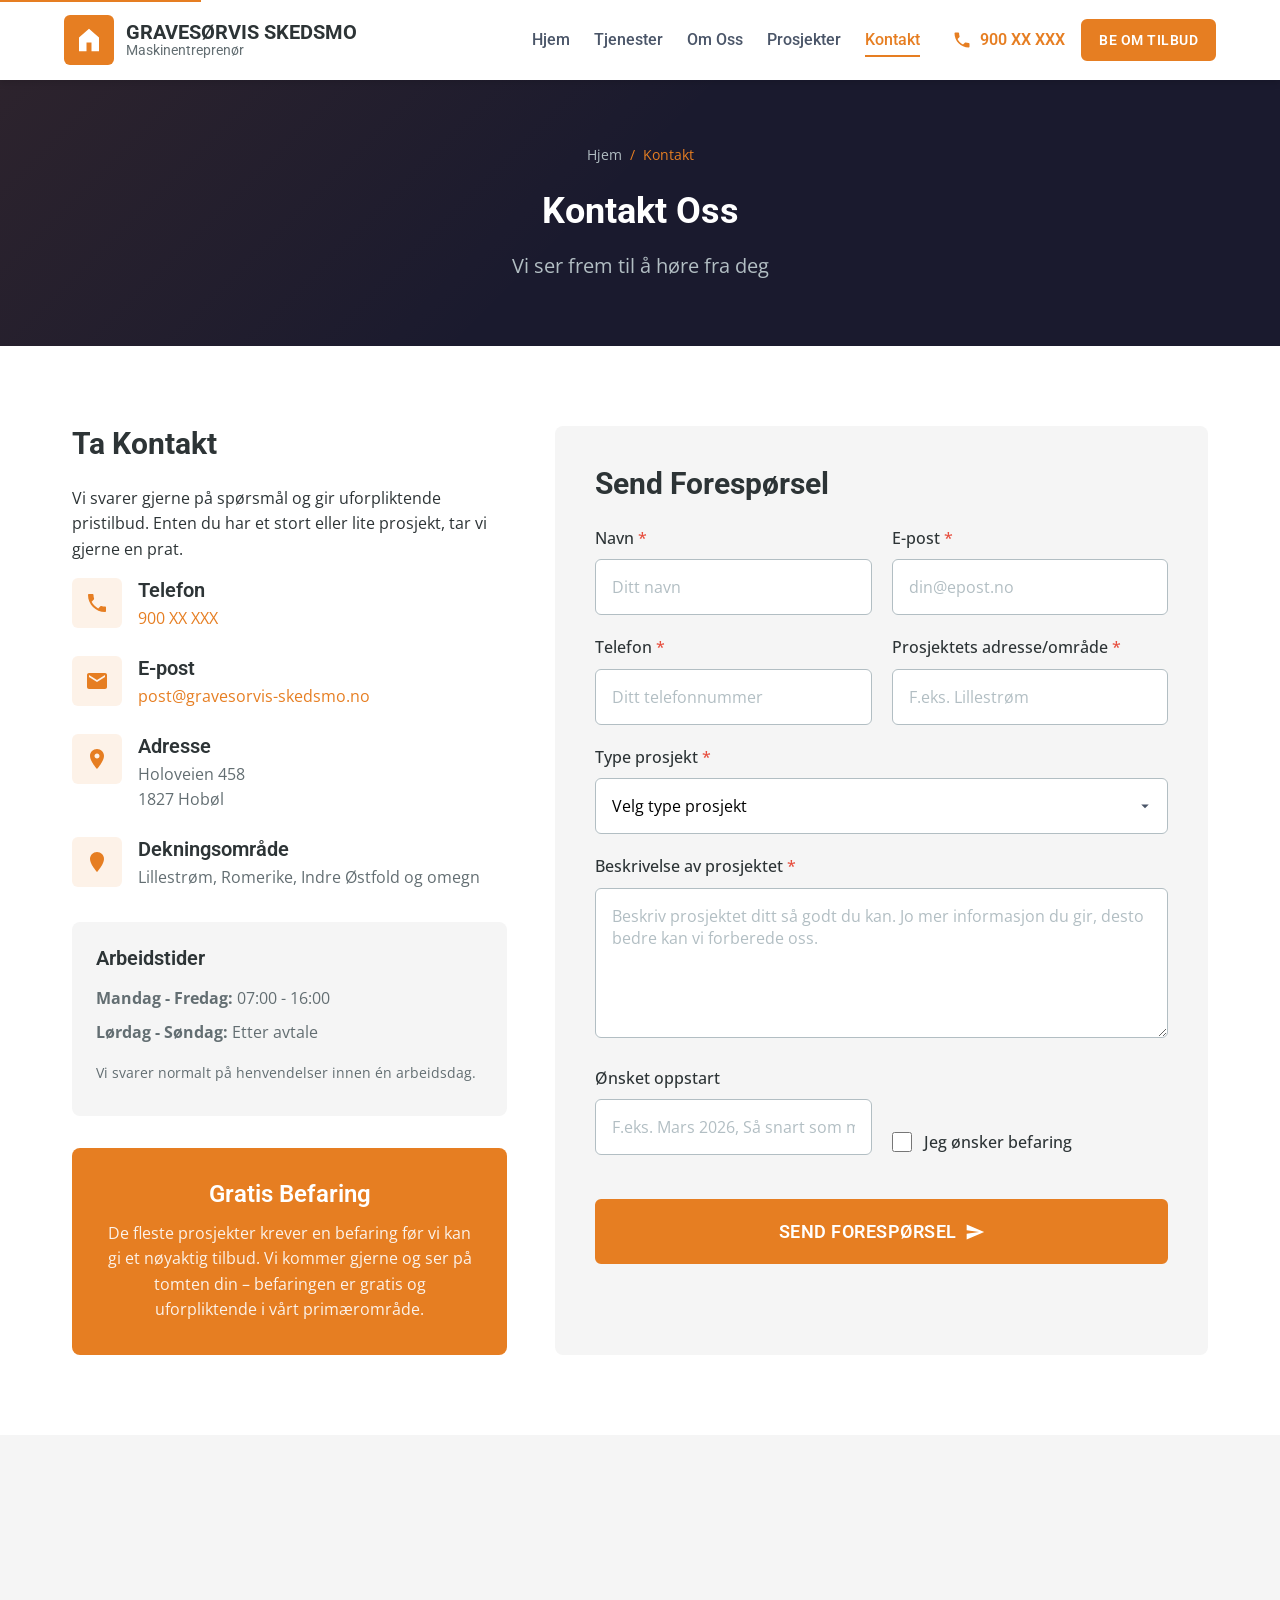
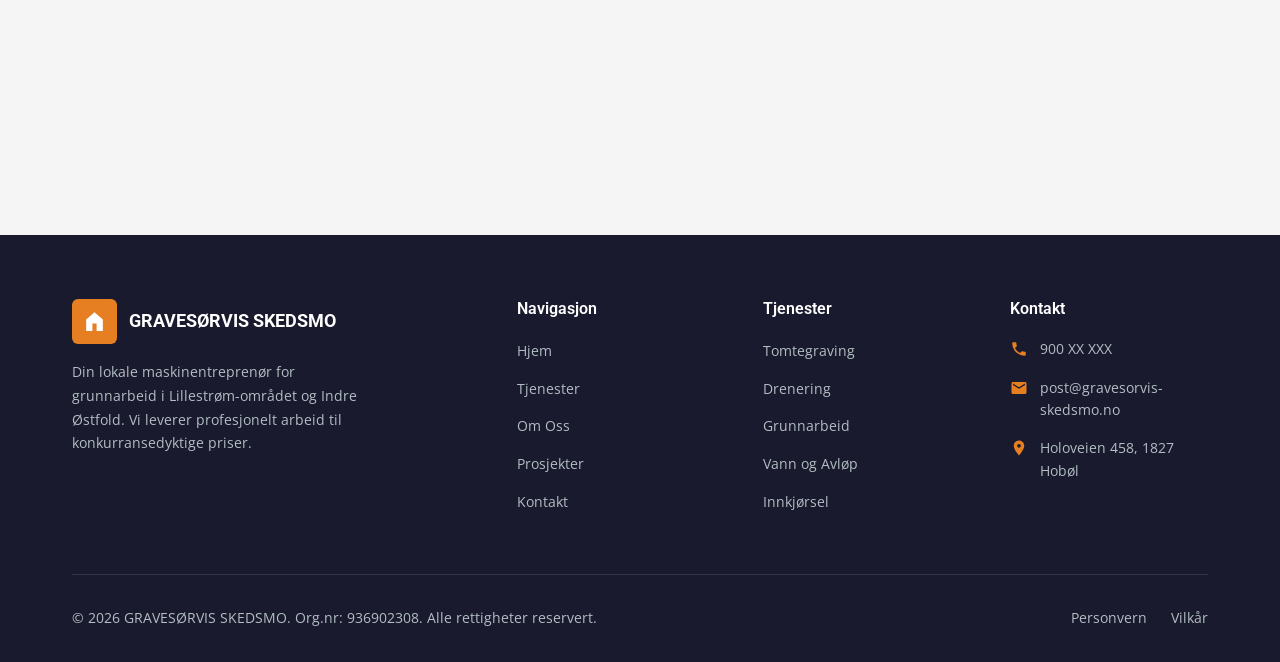
<file: kontakt.html>
<!DOCTYPE html>
<html lang="nb">
<head>
    <meta charset="UTF-8">
    <meta name="viewport" content="width=device-width, initial-scale=1.0">
    <meta http-equiv="X-UA-Compatible" content="IE=edge">

    <!-- SEO Meta Tags -->
    <title>Kontakt | Gratis Tilbud på Grunnarbeid | GRAVESØRVIS SKEDSMO</title>
    <meta name="description" content="Kontakt GRAVESØRVIS SKEDSMO for grunnarbeid i Lillestrøm, Romerike og Indre Østfold. Gratis befaring og uforpliktende tilbud.">
    <meta name="keywords" content="kontakt graveentreprenør, tilbud grunnarbeid, befaring lillestrøm, maskinentreprenør kontakt">
    <meta name="author" content="GRAVESØRVIS SKEDSMO">
    <meta name="robots" content="index, follow">

    <!-- Favicon -->
    <link rel="icon" type="image/svg+xml" href="data:image/svg+xml,%3Csvg xmlns='http://www.w3.org/2000/svg' viewBox='0 0 100 100'%3E%3Crect fill='%23E67E22' width='100' height='100' rx='12'/%3E%3Cpath fill='%23fff' d='M25 70V45l15-15h20l15 15v25H60V55H40v15z'/%3E%3C/svg%3E">

    <!-- Google Fonts -->
    <link rel="preconnect" href="https://fonts.googleapis.com">
    <link rel="preconnect" href="https://fonts.gstatic.com" crossorigin>
    <link href="https://fonts.googleapis.com/css2?family=Open+Sans:wght@400;500;600&family=Roboto:wght@400;500;600;700&display=swap" rel="stylesheet">

    <!-- Stylesheets -->
    <link rel="stylesheet" href="css/style.css">
    <link rel="stylesheet" href="css/responsive.css">
</head>
<body>
    <!-- Skip Link for Accessibility -->
    <a href="#main-content" class="skip-link">Hopp til hovedinnhold</a>

    <!-- Header -->
    <header class="header">
        <div class="header-container">
            <a href="index.html" class="logo">
                <div class="logo-icon">
                    <svg xmlns="http://www.w3.org/2000/svg" viewBox="0 0 24 24" fill="currentColor">
                        <path d="M4 21V10L12 3L20 10V21H14V14H10V21H4Z"/>
                    </svg>
                </div>
                <div class="logo-text">
                    GRAVESØRVIS SKEDSMO
                    <span>Maskinentreprenør</span>
                </div>
            </a>

            <nav class="nav-main">
                <ul class="nav-links">
                    <li><a href="index.html" class="nav-link">Hjem</a></li>
                    <li><a href="tjenester.html" class="nav-link">Tjenester</a></li>
                    <li><a href="om-oss.html" class="nav-link">Om Oss</a></li>
                    <li><a href="prosjekter.html" class="nav-link">Prosjekter</a></li>
                    <li><a href="kontakt.html" class="nav-link active">Kontakt</a></li>
                </ul>

                <div class="nav-cta">
                    <a href="tel:+47900XXXXX" class="nav-phone">
                        <svg xmlns="http://www.w3.org/2000/svg" viewBox="0 0 24 24" fill="currentColor">
                            <path d="M6.62 10.79c1.44 2.83 3.76 5.14 6.59 6.59l2.2-2.2c.27-.27.67-.36 1.02-.24 1.12.37 2.33.57 3.57.57.55 0 1 .45 1 1V20c0 .55-.45 1-1 1-9.39 0-17-7.61-17-17 0-.55.45-1 1-1h3.5c.55 0 1 .45 1 1 0 1.25.2 2.45.57 3.57.11.35.03.74-.25 1.02l-2.2 2.2z"/>
                        </svg>
                        900 XX XXX
                    </a>
                    <a href="kontakt.html" class="btn btn-primary btn-sm">Be Om Tilbud</a>
                </div>

                <button class="menu-toggle" aria-label="Meny">
                    <span></span>
                    <span></span>
                    <span></span>
                </button>
            </nav>
        </div>
    </header>

    <!-- Main Content -->
    <main id="main-content">
        <!-- Page Header -->
        <section class="page-header">
            <div class="container">
                <div class="page-header-content">
                    <nav class="breadcrumb">
                        <a href="index.html">Hjem</a>
                        <span>/</span>
                        <span>Kontakt</span>
                    </nav>
                    <h1>Kontakt Oss</h1>
                    <p>Vi ser frem til å høre fra deg</p>
                </div>
            </div>
        </section>

        <!-- Contact Section -->
        <section class="contact-section section">
            <div class="container">
                <div class="contact-grid">
                    <!-- Contact Info -->
                    <div class="contact-info">
                        <h2>Ta Kontakt</h2>
                        <p>Vi svarer gjerne på spørsmål og gir uforpliktende pristilbud. Enten du har et stort eller lite prosjekt, tar vi gjerne en prat.</p>

                        <div class="contact-details">
                            <div class="contact-item">
                                <div class="contact-item-icon">
                                    <svg xmlns="http://www.w3.org/2000/svg" viewBox="0 0 24 24" fill="currentColor">
                                        <path d="M6.62 10.79c1.44 2.83 3.76 5.14 6.59 6.59l2.2-2.2c.27-.27.67-.36 1.02-.24 1.12.37 2.33.57 3.57.57.55 0 1 .45 1 1V20c0 .55-.45 1-1 1-9.39 0-17-7.61-17-17 0-.55.45-1 1-1h3.5c.55 0 1 .45 1 1 0 1.25.2 2.45.57 3.57.11.35.03.74-.25 1.02l-2.2 2.2z"/>
                                    </svg>
                                </div>
                                <div class="contact-item-content">
                                    <h4>Telefon</h4>
                                    <p><a href="tel:+47900XXXXX">900 XX XXX</a></p>
                                </div>
                            </div>

                            <div class="contact-item">
                                <div class="contact-item-icon">
                                    <svg xmlns="http://www.w3.org/2000/svg" viewBox="0 0 24 24" fill="currentColor">
                                        <path d="M20 4H4c-1.1 0-1.99.9-1.99 2L2 18c0 1.1.9 2 2 2h16c1.1 0 2-.9 2-2V6c0-1.1-.9-2-2-2zm0 4l-8 5-8-5V6l8 5 8-5v2z"/>
                                    </svg>
                                </div>
                                <div class="contact-item-content">
                                    <h4>E-post</h4>
                                    <p><a href="mailto:post@gravesorvis-skedsmo.no">post@gravesorvis-skedsmo.no</a></p>
                                </div>
                            </div>

                            <div class="contact-item">
                                <div class="contact-item-icon">
                                    <svg xmlns="http://www.w3.org/2000/svg" viewBox="0 0 24 24" fill="currentColor">
                                        <path d="M12 2C8.13 2 5 5.13 5 9c0 5.25 7 13 7 13s7-7.75 7-13c0-3.87-3.13-7-7-7zm0 9.5c-1.38 0-2.5-1.12-2.5-2.5s1.12-2.5 2.5-2.5 2.5 1.12 2.5 2.5-1.12 2.5-2.5 2.5z"/>
                                    </svg>
                                </div>
                                <div class="contact-item-content">
                                    <h4>Adresse</h4>
                                    <p>Holoveien 458<br>1827 Hobøl</p>
                                </div>
                            </div>

                            <div class="contact-item">
                                <div class="contact-item-icon">
                                    <svg xmlns="http://www.w3.org/2000/svg" viewBox="0 0 24 24" fill="currentColor">
                                        <path d="M12 2C8.13 2 5 5.13 5 9c0 5.25 7 13 7 13s7-7.75 7-13c0-3.87-3.13-7-7-7z"/>
                                    </svg>
                                </div>
                                <div class="contact-item-content">
                                    <h4>Dekningsområde</h4>
                                    <p>Lillestrøm, Romerike, Indre Østfold og omegn</p>
                                </div>
                            </div>
                        </div>

                        <div class="contact-hours">
                            <h4>Arbeidstider</h4>
                            <p><strong>Mandag - Fredag:</strong> 07:00 - 16:00</p>
                            <p><strong>Lørdag - Søndag:</strong> Etter avtale</p>
                            <p style="margin-top: var(--space-4); font-size: var(--text-sm);">Vi svarer normalt på henvendelser innen én arbeidsdag.</p>
                        </div>

                        <div class="free-inspection">
                            <h3>Gratis Befaring</h3>
                            <p>De fleste prosjekter krever en befaring før vi kan gi et nøyaktig tilbud. Vi kommer gjerne og ser på tomten din – befaringen er gratis og uforpliktende i vårt primærområde.</p>
                        </div>
                    </div>

                    <!-- Contact Form -->
                    <div class="contact-form-wrapper">
                        <h2>Send Forespørsel</h2>

                        <form id="contact-form">
                            <div class="form-row">
                                <div class="form-group">
                                    <label for="name">Navn <span class="required">*</span></label>
                                    <input type="text" id="name" name="name" class="form-control" placeholder="Ditt navn" required>
                                </div>

                                <div class="form-group">
                                    <label for="email">E-post <span class="required">*</span></label>
                                    <input type="email" id="email" name="email" class="form-control" placeholder="din@epost.no" required>
                                </div>
                            </div>

                            <div class="form-row">
                                <div class="form-group">
                                    <label for="phone">Telefon <span class="required">*</span></label>
                                    <input type="tel" id="phone" name="phone" class="form-control" placeholder="Ditt telefonnummer" required>
                                </div>

                                <div class="form-group">
                                    <label for="location">Prosjektets adresse/område <span class="required">*</span></label>
                                    <input type="text" id="location" name="location" class="form-control" placeholder="F.eks. Lillestrøm" required>
                                </div>
                            </div>

                            <div class="form-group">
                                <label for="projectType">Type prosjekt <span class="required">*</span></label>
                                <select id="projectType" name="projectType" class="form-control" required>
                                    <option value="">Velg type prosjekt</option>
                                    <option value="tomtegraving">Tomtegraving/utgraving</option>
                                    <option value="grunnarbeid">Grunnarbeid/planering</option>
                                    <option value="drenering">Drenering</option>
                                    <option value="va">Vann og avløp (VA)</option>
                                    <option value="innkjorsel">Innkjørsel/parkering</option>
                                    <option value="garasje">Garasje grunnarbeid</option>
                                    <option value="stottemur">Støttemur/terreng</option>
                                    <option value="vinterservice">Vinterservice</option>
                                    <option value="annet">Annet</option>
                                </select>
                            </div>

                            <div class="form-group">
                                <label for="description">Beskrivelse av prosjektet <span class="required">*</span></label>
                                <textarea id="description" name="description" class="form-control" placeholder="Beskriv prosjektet ditt så godt du kan. Jo mer informasjon du gir, desto bedre kan vi forberede oss." required></textarea>
                            </div>

                            <div class="form-row">
                                <div class="form-group">
                                    <label for="desiredStart">Ønsket oppstart</label>
                                    <input type="text" id="desiredStart" name="desiredStart" class="form-control" placeholder="F.eks. Mars 2026, Så snart som mulig">
                                </div>

                                <div class="form-group" style="display: flex; align-items: flex-end;">
                                    <div class="form-checkbox">
                                        <input type="checkbox" id="siteVisit" name="siteVisit">
                                        <label for="siteVisit">Jeg ønsker befaring</label>
                                    </div>
                                </div>
                            </div>

                            <div class="form-submit">
                                <button type="submit" class="btn btn-primary btn-lg" style="width: 100%;">
                                    <span>Send Forespørsel</span>
                                    <svg xmlns="http://www.w3.org/2000/svg" width="20" height="20" viewBox="0 0 24 24" fill="currentColor">
                                        <path d="M2.01 21L23 12 2.01 3 2 10l15 2-15 2z"/>
                                    </svg>
                                </button>
                            </div>
                        </form>

                        <!-- Success Message -->
                        <div class="form-success">
                            <svg xmlns="http://www.w3.org/2000/svg" width="48" height="48" viewBox="0 0 24 24" fill="#27AE60">
                                <path d="M12 2C6.48 2 2 6.48 2 12s4.48 10 10 10 10-4.48 10-10S17.52 2 12 2zm-2 15l-5-5 1.41-1.41L10 14.17l7.59-7.59L19 8l-9 9z"/>
                            </svg>
                            <h3>Takk for din henvendelse!</h3>
                            <p>Vi har mottatt forespørselen din og vil kontakte deg så snart som mulig, vanligvis innen én arbeidsdag.</p>
                            <p style="margin-top: var(--space-4);"><strong>Haster det?</strong> Ring oss direkte på <a href="tel:+47900XXXXX" style="color: var(--color-primary);">900 XX XXX</a></p>
                        </div>
                    </div>
                </div>
            </div>
        </section>

        <!-- Map Section -->
        <section class="map-section">
            <iframe
                src="https://www.google.com/maps/embed?pb=!1m18!1m12!1m3!1d128413.09!2d10.9!3d59.7!2m3!1f0!2f0!3f0!3m2!1i1024!2i768!4f13.1!3m3!1m2!1s0x46414b8ba7e3c3d5%3A0x0!2sHob%C3%B8l%2C%20Norway!5e0!3m2!1sen!2sno!4v1706000000000!5m2!1sen!2sno"
                allowfullscreen=""
                loading="lazy"
                referrerpolicy="no-referrer-when-downgrade"
                title="Kart over vårt dekningsområde">
            </iframe>
        </section>
    </main>

    <!-- Footer -->
    <footer class="footer">
        <div class="container">
            <div class="footer-grid">
                <div class="footer-brand">
                    <div class="footer-logo">
                        <div class="footer-logo-icon">
                            <svg xmlns="http://www.w3.org/2000/svg" viewBox="0 0 24 24" fill="currentColor">
                                <path d="M4 21V10L12 3L20 10V21H14V14H10V21H4Z"/>
                            </svg>
                        </div>
                        <div class="footer-logo-text">GRAVESØRVIS SKEDSMO</div>
                    </div>
                    <p>Din lokale maskinentreprenør for grunnarbeid i Lillestrøm-området og Indre Østfold. Vi leverer profesjonelt arbeid til konkurransedyktige priser.</p>
                </div>

                <div class="footer-nav">
                    <h4>Navigasjon</h4>
                    <ul class="footer-links">
                        <li><a href="index.html">Hjem</a></li>
                        <li><a href="tjenester.html">Tjenester</a></li>
                        <li><a href="om-oss.html">Om Oss</a></li>
                        <li><a href="prosjekter.html">Prosjekter</a></li>
                        <li><a href="kontakt.html">Kontakt</a></li>
                    </ul>
                </div>

                <div class="footer-services">
                    <h4>Tjenester</h4>
                    <ul class="footer-links">
                        <li><a href="tjenester.html#tomtegraving">Tomtegraving</a></li>
                        <li><a href="tjenester.html#drenering">Drenering</a></li>
                        <li><a href="tjenester.html#grunnarbeid">Grunnarbeid</a></li>
                        <li><a href="tjenester.html#va">Vann og Avløp</a></li>
                        <li><a href="tjenester.html#innkjorsel">Innkjørsel</a></li>
                    </ul>
                </div>

                <div class="footer-contact">
                    <h4>Kontakt</h4>
                    <div class="footer-contact-item">
                        <svg xmlns="http://www.w3.org/2000/svg" viewBox="0 0 24 24" fill="currentColor">
                            <path d="M6.62 10.79c1.44 2.83 3.76 5.14 6.59 6.59l2.2-2.2c.27-.27.67-.36 1.02-.24 1.12.37 2.33.57 3.57.57.55 0 1 .45 1 1V20c0 .55-.45 1-1 1-9.39 0-17-7.61-17-17 0-.55.45-1 1-1h3.5c.55 0 1 .45 1 1 0 1.25.2 2.45.57 3.57.11.35.03.74-.25 1.02l-2.2 2.2z"/>
                        </svg>
                        <span>900 XX XXX</span>
                    </div>
                    <div class="footer-contact-item">
                        <svg xmlns="http://www.w3.org/2000/svg" viewBox="0 0 24 24" fill="currentColor">
                            <path d="M20 4H4c-1.1 0-1.99.9-1.99 2L2 18c0 1.1.9 2 2 2h16c1.1 0 2-.9 2-2V6c0-1.1-.9-2-2-2zm0 4l-8 5-8-5V6l8 5 8-5v2z"/>
                        </svg>
                        <span>post@gravesorvis-skedsmo.no</span>
                    </div>
                    <div class="footer-contact-item">
                        <svg xmlns="http://www.w3.org/2000/svg" viewBox="0 0 24 24" fill="currentColor">
                            <path d="M12 2C8.13 2 5 5.13 5 9c0 5.25 7 13 7 13s7-7.75 7-13c0-3.87-3.13-7-7-7zm0 9.5c-1.38 0-2.5-1.12-2.5-2.5s1.12-2.5 2.5-2.5 2.5 1.12 2.5 2.5-1.12 2.5-2.5 2.5z"/>
                        </svg>
                        <span>Holoveien 458, 1827 Hobøl</span>
                    </div>
                </div>
            </div>

            <div class="footer-bottom">
                <p>&copy; 2026 GRAVESØRVIS SKEDSMO. Org.nr: 936902308. Alle rettigheter reservert.</p>
                <div class="footer-legal">
                    <a href="#">Personvern</a>
                    <a href="#">Vilkår</a>
                </div>
            </div>
        </div>
    </footer>

    <!-- JavaScript -->
    <script src="js/main.js"></script>
</body>
</html>
</file>
<file: css/style.css>
/* ============================================
   GRAVESØRVIS SKEDSMO - Main Stylesheet
   Maskinentreprenør & Grunnarbeid Website
   ============================================ */

/* ============================================
   CSS Custom Properties (Design System)
   ============================================ */
:root {
    /* Primary Colors */
    --color-primary: #E67E22;
    --color-primary-dark: #D35400;
    --color-primary-light: #F39C12;

    /* Secondary Colors */
    --color-secondary: #4A5568;
    --color-secondary-dark: #2D3748;
    --color-secondary-light: #718096;

    /* Accent Colors */
    --color-accent: #F1C40F;
    --color-accent-dark: #D4AC0D;

    /* Neutral Colors */
    --color-dark: #2D3436;
    --color-charcoal: #1A1A2E;
    --color-gray: #636E72;
    --color-gray-light: #B2BEC3;
    --color-light: #F5F5F5;
    --color-white: #FFFFFF;

    /* Status Colors */
    --color-success: #27AE60;
    --color-error: #E74C3C;

    /* Typography */
    --font-heading: 'Roboto', sans-serif;
    --font-body: 'Open Sans', sans-serif;

    /* Font Sizes */
    --text-xs: 0.75rem;
    --text-sm: 0.875rem;
    --text-base: 1rem;
    --text-lg: 1.125rem;
    --text-xl: 1.25rem;
    --text-2xl: 1.5rem;
    --text-3xl: 1.875rem;
    --text-4xl: 2.25rem;
    --text-5xl: 3rem;

    /* Spacing */
    --space-1: 0.25rem;
    --space-2: 0.5rem;
    --space-3: 0.75rem;
    --space-4: 1rem;
    --space-5: 1.25rem;
    --space-6: 1.5rem;
    --space-8: 2rem;
    --space-10: 2.5rem;
    --space-12: 3rem;
    --space-16: 4rem;
    --space-20: 5rem;
    --space-24: 6rem;

    /* Border Radius */
    --radius-sm: 4px;
    --radius-md: 6px;
    --radius-lg: 8px;
    --radius-xl: 12px;
    --radius-full: 9999px;

    /* Shadows */
    --shadow-sm: 0 1px 2px rgba(0, 0, 0, 0.05);
    --shadow-md: 0 4px 6px rgba(0, 0, 0, 0.1);
    --shadow-lg: 0 10px 15px rgba(0, 0, 0, 0.1);
    --shadow-xl: 0 20px 25px rgba(0, 0, 0, 0.15);

    /* Transitions */
    --transition-fast: 150ms ease;
    --transition-normal: 300ms ease;
    --transition-slow: 500ms ease;

    /* Layout */
    --max-width: 1200px;
    --header-height: 80px;
}

/* ============================================
   Reset & Base Styles
   ============================================ */
*,
*::before,
*::after {
    box-sizing: border-box;
    margin: 0;
    padding: 0;
}

html {
    scroll-behavior: smooth;
    font-size: 16px;
}

body {
    font-family: var(--font-body);
    font-size: var(--text-base);
    line-height: 1.6;
    color: var(--color-dark);
    background-color: var(--color-white);
    -webkit-font-smoothing: antialiased;
    -moz-osx-font-smoothing: grayscale;
}

img {
    max-width: 100%;
    height: auto;
    display: block;
}

a {
    color: inherit;
    text-decoration: none;
    transition: color var(--transition-fast);
}

ul, ol {
    list-style: none;
}

button {
    font-family: inherit;
    cursor: pointer;
    border: none;
    background: none;
}

input, textarea, select {
    font-family: inherit;
    font-size: inherit;
}

/* ============================================
   Typography
   ============================================ */
h1, h2, h3, h4, h5, h6 {
    font-family: var(--font-heading);
    font-weight: 700;
    line-height: 1.2;
    color: var(--color-dark);
}

h1 {
    font-size: var(--text-4xl);
    margin-bottom: var(--space-6);
}

h2 {
    font-size: var(--text-3xl);
    margin-bottom: var(--space-5);
}

h3 {
    font-size: var(--text-2xl);
    font-weight: 600;
    margin-bottom: var(--space-4);
}

h4 {
    font-size: var(--text-xl);
    font-weight: 600;
    margin-bottom: var(--space-3);
}

p {
    margin-bottom: var(--space-4);
}

.text-primary {
    color: var(--color-primary);
}

.text-secondary {
    color: var(--color-secondary);
}

.text-light {
    color: var(--color-gray);
}

/* ============================================
   Layout Utilities
   ============================================ */
.container {
    width: 100%;
    max-width: var(--max-width);
    margin: 0 auto;
    padding: 0 var(--space-6);
}

.section {
    padding: var(--space-20) 0;
}

.section-sm {
    padding: var(--space-12) 0;
}

.section-lg {
    padding: var(--space-24) 0;
}

.section-gray {
    background-color: var(--color-light);
}

.section-dark {
    background-color: var(--color-charcoal);
    color: var(--color-white);
}

.section-dark h2,
.section-dark h3 {
    color: var(--color-white);
}

.text-center {
    text-align: center;
}

.flex {
    display: flex;
}

.flex-center {
    display: flex;
    align-items: center;
    justify-content: center;
}

.grid {
    display: grid;
}

/* ============================================
   Buttons
   ============================================ */
.btn {
    display: inline-flex;
    align-items: center;
    justify-content: center;
    gap: var(--space-2);
    padding: var(--space-4) var(--space-8);
    font-family: var(--font-heading);
    font-size: var(--text-base);
    font-weight: 600;
    text-transform: uppercase;
    letter-spacing: 0.5px;
    border-radius: var(--radius-md);
    transition: all var(--transition-normal);
    cursor: pointer;
}

.btn-primary {
    background-color: var(--color-primary);
    color: var(--color-white);
    border: 2px solid var(--color-primary);
}

.btn-primary:hover {
    background-color: var(--color-primary-dark);
    border-color: var(--color-primary-dark);
    transform: translateY(-2px);
    box-shadow: var(--shadow-lg);
}

.btn-secondary {
    background-color: var(--color-secondary);
    color: var(--color-white);
    border: 2px solid var(--color-secondary);
}

.btn-secondary:hover {
    background-color: var(--color-secondary-dark);
    border-color: var(--color-secondary-dark);
    transform: translateY(-2px);
    box-shadow: var(--shadow-lg);
}

.btn-outline {
    background-color: transparent;
    color: var(--color-primary);
    border: 2px solid var(--color-primary);
}

.btn-outline:hover {
    background-color: var(--color-primary);
    color: var(--color-white);
}

.btn-white {
    background-color: var(--color-white);
    color: var(--color-primary);
    border: 2px solid var(--color-white);
}

.btn-white:hover {
    background-color: var(--color-light);
    border-color: var(--color-light);
}

.btn-lg {
    padding: var(--space-5) var(--space-10);
    font-size: var(--text-lg);
}

.btn-sm {
    padding: var(--space-2) var(--space-4);
    font-size: var(--text-sm);
}

/* ============================================
   Header & Navigation
   ============================================ */
.header {
    position: fixed;
    top: 0;
    left: 0;
    right: 0;
    height: var(--header-height);
    background-color: var(--color-white);
    box-shadow: var(--shadow-md);
    z-index: 1000;
    transition: all var(--transition-normal);
}

.header.scrolled {
    height: 70px;
    box-shadow: var(--shadow-lg);
}

.header-container {
    display: flex;
    align-items: center;
    justify-content: space-between;
    height: 100%;
    max-width: var(--max-width);
    margin: 0 auto;
    padding: 0 var(--space-6);
}

.logo {
    display: flex;
    align-items: center;
    gap: var(--space-3);
}

.logo-icon {
    width: 50px;
    height: 50px;
    background-color: var(--color-primary);
    border-radius: var(--radius-md);
    display: flex;
    align-items: center;
    justify-content: center;
}

.logo-icon svg {
    width: 30px;
    height: 30px;
    fill: var(--color-white);
}

.logo-text {
    font-family: var(--font-heading);
    font-size: var(--text-xl);
    font-weight: 700;
    color: var(--color-dark);
    line-height: 1.1;
}

.logo-text span {
    display: block;
    font-size: var(--text-sm);
    font-weight: 400;
    color: var(--color-gray);
}

.nav-main {
    display: flex;
    align-items: center;
    gap: var(--space-8);
}

.nav-links {
    display: flex;
    align-items: center;
    gap: var(--space-6);
}

.nav-link {
    font-family: var(--font-heading);
    font-size: var(--text-base);
    font-weight: 500;
    color: var(--color-secondary);
    padding: var(--space-2) 0;
    position: relative;
    transition: color var(--transition-fast);
}

.nav-link::after {
    content: '';
    position: absolute;
    bottom: 0;
    left: 0;
    width: 0;
    height: 2px;
    background-color: var(--color-primary);
    transition: width var(--transition-normal);
}

.nav-link:hover,
.nav-link.active {
    color: var(--color-primary);
}

.nav-link:hover::after,
.nav-link.active::after {
    width: 100%;
}

.nav-cta {
    display: flex;
    align-items: center;
    gap: var(--space-4);
}

.nav-phone {
    display: flex;
    align-items: center;
    gap: var(--space-2);
    font-family: var(--font-heading);
    font-weight: 600;
    color: var(--color-primary);
}

.nav-phone svg {
    width: 20px;
    height: 20px;
}

/* Mobile Menu Toggle */
.menu-toggle {
    display: none;
    flex-direction: column;
    gap: 5px;
    padding: var(--space-2);
    cursor: pointer;
}

.menu-toggle span {
    display: block;
    width: 25px;
    height: 3px;
    background-color: var(--color-dark);
    border-radius: 2px;
    transition: all var(--transition-normal);
}

.menu-toggle.active span:nth-child(1) {
    transform: rotate(45deg) translate(6px, 6px);
}

.menu-toggle.active span:nth-child(2) {
    opacity: 0;
}

.menu-toggle.active span:nth-child(3) {
    transform: rotate(-45deg) translate(6px, -6px);
}

/* ============================================
   Hero Section
   ============================================ */
.hero {
    position: relative;
    min-height: 100vh;
    display: flex;
    align-items: center;
    padding-top: var(--header-height);
    background-color: var(--color-charcoal);
    overflow: hidden;
}

.hero-background {
    position: absolute;
    top: 0;
    left: 0;
    right: 0;
    bottom: 0;
    background-image: linear-gradient(rgba(0, 0, 0, 0.6), rgba(0, 0, 0, 0.7)),
                      url('../images/hero/hero-excavator.jpg');
    background-size: cover;
    background-position: center;
    background-repeat: no-repeat;
}

.hero-content {
    position: relative;
    z-index: 1;
    max-width: 800px;
    color: var(--color-white);
}

.hero-badge {
    display: inline-flex;
    align-items: center;
    gap: var(--space-2);
    padding: var(--space-2) var(--space-4);
    background-color: rgba(230, 126, 34, 0.2);
    border: 1px solid var(--color-primary);
    border-radius: var(--radius-full);
    font-size: var(--text-sm);
    font-weight: 500;
    color: var(--color-primary);
    margin-bottom: var(--space-6);
}

.hero h1 {
    font-size: var(--text-5xl);
    color: var(--color-white);
    margin-bottom: var(--space-6);
    line-height: 1.1;
}

.hero-subtitle {
    font-size: var(--text-xl);
    color: var(--color-gray-light);
    margin-bottom: var(--space-8);
    max-width: 600px;
}

.hero-buttons {
    display: flex;
    gap: var(--space-4);
    flex-wrap: wrap;
    margin-bottom: var(--space-12);
}

.hero-features {
    display: flex;
    gap: var(--space-8);
    flex-wrap: wrap;
}

.hero-feature {
    display: flex;
    align-items: center;
    gap: var(--space-3);
}

.hero-feature-icon {
    width: 40px;
    height: 40px;
    background-color: var(--color-primary);
    border-radius: var(--radius-md);
    display: flex;
    align-items: center;
    justify-content: center;
}

.hero-feature-icon svg {
    width: 20px;
    height: 20px;
    fill: var(--color-white);
}

.hero-feature-text {
    font-size: var(--text-sm);
    color: var(--color-gray-light);
}

.hero-feature-text strong {
    display: block;
    color: var(--color-white);
    font-weight: 600;
}

/* ============================================
   Quick Contact Bar
   ============================================ */
.quick-contact {
    background-color: var(--color-primary);
    padding: var(--space-4) 0;
}

.quick-contact-inner {
    display: flex;
    align-items: center;
    justify-content: center;
    gap: var(--space-10);
    flex-wrap: wrap;
}

.quick-contact-item {
    display: flex;
    align-items: center;
    gap: var(--space-2);
    color: var(--color-white);
    font-weight: 500;
}

.quick-contact-item svg {
    width: 20px;
    height: 20px;
    fill: var(--color-white);
}

.quick-contact-item a {
    color: var(--color-white);
}

.quick-contact-item a:hover {
    text-decoration: underline;
}

/* ============================================
   Introduction Section
   ============================================ */
.intro {
    background-color: var(--color-white);
}

.intro-grid {
    display: grid;
    grid-template-columns: 1fr 1fr;
    gap: var(--space-16);
    align-items: center;
}

.intro-content h2 {
    color: var(--color-dark);
}

.intro-content h2 span {
    color: var(--color-primary);
}

.intro-content p {
    color: var(--color-gray);
    font-size: var(--text-lg);
}

.intro-stats {
    display: flex;
    gap: var(--space-8);
    margin-top: var(--space-8);
}

.intro-stat {
    text-align: center;
}

.intro-stat-number {
    font-family: var(--font-heading);
    font-size: var(--text-4xl);
    font-weight: 700;
    color: var(--color-primary);
}

.intro-stat-label {
    font-size: var(--text-sm);
    color: var(--color-gray);
}

.intro-image {
    position: relative;
}

.intro-image img {
    border-radius: var(--radius-lg);
    box-shadow: var(--shadow-xl);
}

.intro-image-badge {
    position: absolute;
    bottom: -20px;
    right: -20px;
    background-color: var(--color-primary);
    color: var(--color-white);
    padding: var(--space-6);
    border-radius: var(--radius-lg);
    text-align: center;
    box-shadow: var(--shadow-lg);
}

.intro-image-badge strong {
    display: block;
    font-family: var(--font-heading);
    font-size: var(--text-3xl);
    font-weight: 700;
}

/* ============================================
   Services Section
   ============================================ */
.services {
    background-color: var(--color-light);
}

.services-header {
    text-align: center;
    max-width: 700px;
    margin: 0 auto var(--space-12);
}

.services-header p {
    color: var(--color-gray);
    font-size: var(--text-lg);
}

.services-grid {
    display: grid;
    grid-template-columns: repeat(4, 1fr);
    gap: var(--space-6);
}

.service-card {
    background-color: var(--color-white);
    border-radius: var(--radius-lg);
    padding: var(--space-8);
    text-align: center;
    transition: all var(--transition-normal);
    border: 1px solid transparent;
}

.service-card:hover {
    transform: translateY(-5px);
    box-shadow: var(--shadow-xl);
    border-color: var(--color-primary);
}

.service-icon {
    width: 70px;
    height: 70px;
    background-color: rgba(230, 126, 34, 0.1);
    border-radius: var(--radius-lg);
    display: flex;
    align-items: center;
    justify-content: center;
    margin: 0 auto var(--space-5);
    transition: all var(--transition-normal);
}

.service-card:hover .service-icon {
    background-color: var(--color-primary);
}

.service-icon svg {
    width: 35px;
    height: 35px;
    fill: var(--color-primary);
    transition: fill var(--transition-normal);
}

.service-card:hover .service-icon svg {
    fill: var(--color-white);
}

.service-card h3 {
    font-size: var(--text-lg);
    margin-bottom: var(--space-3);
}

.service-card p {
    font-size: var(--text-sm);
    color: var(--color-gray);
    margin-bottom: 0;
}

/* ============================================
   Why Choose Us Section
   ============================================ */
.why-us {
    background-color: var(--color-white);
}

.why-us-grid {
    display: grid;
    grid-template-columns: 1fr 1fr;
    gap: var(--space-16);
    align-items: center;
}

.why-us-content h2 span {
    color: var(--color-primary);
}

.why-us-list {
    margin-top: var(--space-8);
}

.why-us-item {
    display: flex;
    gap: var(--space-4);
    margin-bottom: var(--space-6);
}

.why-us-item-icon {
    flex-shrink: 0;
    width: 50px;
    height: 50px;
    background-color: var(--color-primary);
    border-radius: var(--radius-md);
    display: flex;
    align-items: center;
    justify-content: center;
}

.why-us-item-icon svg {
    width: 24px;
    height: 24px;
    fill: var(--color-white);
}

.why-us-item h4 {
    margin-bottom: var(--space-1);
}

.why-us-item p {
    color: var(--color-gray);
    margin-bottom: 0;
    font-size: var(--text-sm);
}

.why-us-image {
    position: relative;
}

.why-us-image img {
    border-radius: var(--radius-lg);
    box-shadow: var(--shadow-xl);
}

/* ============================================
   Service Area Section
   ============================================ */
.service-area {
    background-color: var(--color-charcoal);
    color: var(--color-white);
}

.service-area h2 {
    color: var(--color-white);
    text-align: center;
}

.service-area-subtitle {
    text-align: center;
    color: var(--color-gray-light);
    font-size: var(--text-lg);
    max-width: 600px;
    margin: 0 auto var(--space-12);
}

.service-area-grid {
    display: grid;
    grid-template-columns: repeat(3, 1fr);
    gap: var(--space-8);
}

.service-area-card {
    background-color: rgba(255, 255, 255, 0.05);
    border-radius: var(--radius-lg);
    padding: var(--space-8);
    border: 1px solid rgba(255, 255, 255, 0.1);
}

.service-area-card h3 {
    color: var(--color-primary);
    margin-bottom: var(--space-4);
    display: flex;
    align-items: center;
    gap: var(--space-2);
}

.service-area-card ul {
    color: var(--color-gray-light);
}

.service-area-card li {
    padding: var(--space-2) 0;
    border-bottom: 1px solid rgba(255, 255, 255, 0.05);
}

.service-area-card li:last-child {
    border-bottom: none;
}

/* ============================================
   CTA Section
   ============================================ */
.cta {
    background-color: var(--color-primary);
    padding: var(--space-16) 0;
    text-align: center;
}

.cta h2 {
    color: var(--color-white);
    margin-bottom: var(--space-4);
}

.cta p {
    color: rgba(255, 255, 255, 0.9);
    font-size: var(--text-lg);
    max-width: 600px;
    margin: 0 auto var(--space-8);
}

.cta-buttons {
    display: flex;
    justify-content: center;
    gap: var(--space-4);
    flex-wrap: wrap;
}

/* ============================================
   Footer
   ============================================ */
.footer {
    background-color: var(--color-charcoal);
    color: var(--color-gray-light);
    padding: var(--space-16) 0 var(--space-8);
}

.footer-grid {
    display: grid;
    grid-template-columns: 2fr 1fr 1fr 1fr;
    gap: var(--space-12);
    margin-bottom: var(--space-12);
}

.footer-brand {
    max-width: 300px;
}

.footer-logo {
    display: flex;
    align-items: center;
    gap: var(--space-3);
    margin-bottom: var(--space-4);
}

.footer-logo-icon {
    width: 45px;
    height: 45px;
    background-color: var(--color-primary);
    border-radius: var(--radius-md);
    display: flex;
    align-items: center;
    justify-content: center;
}

.footer-logo-icon svg {
    width: 25px;
    height: 25px;
    fill: var(--color-white);
}

.footer-logo-text {
    font-family: var(--font-heading);
    font-size: var(--text-lg);
    font-weight: 700;
    color: var(--color-white);
}

.footer-brand p {
    font-size: var(--text-sm);
    line-height: 1.7;
}

.footer h4 {
    color: var(--color-white);
    font-size: var(--text-base);
    margin-bottom: var(--space-5);
}

.footer-links li {
    margin-bottom: var(--space-3);
}

.footer-links a {
    font-size: var(--text-sm);
    color: var(--color-gray-light);
    transition: color var(--transition-fast);
}

.footer-links a:hover {
    color: var(--color-primary);
}

.footer-contact-item {
    display: flex;
    align-items: flex-start;
    gap: var(--space-3);
    margin-bottom: var(--space-4);
    font-size: var(--text-sm);
}

.footer-contact-item svg {
    width: 18px;
    height: 18px;
    fill: var(--color-primary);
    flex-shrink: 0;
    margin-top: 2px;
}

.footer-bottom {
    padding-top: var(--space-8);
    border-top: 1px solid rgba(255, 255, 255, 0.1);
    display: flex;
    justify-content: space-between;
    align-items: center;
    flex-wrap: wrap;
    gap: var(--space-4);
}

.footer-bottom p {
    font-size: var(--text-sm);
    margin-bottom: 0;
}

.footer-legal {
    display: flex;
    gap: var(--space-6);
}

.footer-legal a {
    font-size: var(--text-sm);
    color: var(--color-gray-light);
}

.footer-legal a:hover {
    color: var(--color-primary);
}

/* ============================================
   Page Header (Internal Pages)
   ============================================ */
.page-header {
    padding-top: calc(var(--header-height) + var(--space-16));
    padding-bottom: var(--space-16);
    background-color: var(--color-charcoal);
    text-align: center;
    position: relative;
    overflow: hidden;
}

.page-header::before {
    content: '';
    position: absolute;
    top: 0;
    left: 0;
    right: 0;
    bottom: 0;
    background: linear-gradient(135deg, rgba(230, 126, 34, 0.1) 0%, transparent 50%);
}

.page-header-content {
    position: relative;
    z-index: 1;
}

.page-header h1 {
    color: var(--color-white);
    margin-bottom: var(--space-4);
}

.page-header p {
    color: var(--color-gray-light);
    font-size: var(--text-xl);
    max-width: 600px;
    margin: 0 auto;
}

.breadcrumb {
    display: flex;
    justify-content: center;
    gap: var(--space-2);
    margin-bottom: var(--space-6);
    font-size: var(--text-sm);
}

.breadcrumb a {
    color: var(--color-gray-light);
}

.breadcrumb a:hover {
    color: var(--color-primary);
}

.breadcrumb span {
    color: var(--color-primary);
}

/* ============================================
   Services Page Specific
   ============================================ */
.service-detail {
    padding: var(--space-16) 0;
    border-bottom: 1px solid var(--color-light);
}

.service-detail:last-child {
    border-bottom: none;
}

.service-detail:nth-child(even) {
    background-color: var(--color-light);
}

.service-detail-grid {
    display: grid;
    grid-template-columns: 1fr 1fr;
    gap: var(--space-12);
    align-items: center;
}

.service-detail:nth-child(even) .service-detail-grid {
    direction: rtl;
}

.service-detail:nth-child(even) .service-detail-content,
.service-detail:nth-child(even) .service-detail-image {
    direction: ltr;
}

.service-detail-content h2 {
    display: flex;
    align-items: center;
    gap: var(--space-3);
}

.service-detail-icon {
    width: 50px;
    height: 50px;
    background-color: var(--color-primary);
    border-radius: var(--radius-md);
    display: flex;
    align-items: center;
    justify-content: center;
    flex-shrink: 0;
}

.service-detail-icon svg {
    width: 25px;
    height: 25px;
    fill: var(--color-white);
}

.service-detail-content p {
    color: var(--color-gray);
    font-size: var(--text-lg);
}

.service-list {
    margin: var(--space-6) 0;
}

.service-list li {
    display: flex;
    align-items: flex-start;
    gap: var(--space-3);
    padding: var(--space-3) 0;
    color: var(--color-secondary);
}

.service-list li::before {
    content: '';
    width: 8px;
    height: 8px;
    background-color: var(--color-primary);
    border-radius: 50%;
    margin-top: 8px;
    flex-shrink: 0;
}

.service-detail-image img {
    border-radius: var(--radius-lg);
    box-shadow: var(--shadow-lg);
}

/* Pricing Section */
.pricing-section {
    background-color: var(--color-charcoal);
    color: var(--color-white);
}

.pricing-section h2 {
    color: var(--color-white);
}

.pricing-grid {
    display: grid;
    grid-template-columns: repeat(3, 1fr);
    gap: var(--space-6);
    margin-top: var(--space-8);
}

.pricing-card {
    background-color: rgba(255, 255, 255, 0.05);
    border-radius: var(--radius-lg);
    padding: var(--space-8);
    text-align: center;
    border: 1px solid rgba(255, 255, 255, 0.1);
}

.pricing-card h4 {
    color: var(--color-white);
    margin-bottom: var(--space-2);
}

.pricing-card .price {
    font-family: var(--font-heading);
    font-size: var(--text-3xl);
    font-weight: 700;
    color: var(--color-primary);
}

.pricing-card .price span {
    font-size: var(--text-base);
    font-weight: 400;
}

.pricing-card p {
    color: var(--color-gray-light);
    font-size: var(--text-sm);
    margin-top: var(--space-2);
}

.pricing-note {
    text-align: center;
    color: var(--color-gray-light);
    font-size: var(--text-sm);
    margin-top: var(--space-8);
}

/* ============================================
   About Page Specific
   ============================================ */
.about-intro {
    background-color: var(--color-white);
}

.about-intro-grid {
    display: grid;
    grid-template-columns: 1fr 1fr;
    gap: var(--space-16);
    align-items: center;
}

.about-intro-content h2 span {
    color: var(--color-primary);
}

.about-intro-image img {
    border-radius: var(--radius-lg);
    box-shadow: var(--shadow-xl);
}

.values-section {
    background-color: var(--color-light);
}

.values-grid {
    display: grid;
    grid-template-columns: repeat(4, 1fr);
    gap: var(--space-6);
}

.value-card {
    background-color: var(--color-white);
    border-radius: var(--radius-lg);
    padding: var(--space-8);
    text-align: center;
    box-shadow: var(--shadow-md);
}

.value-icon {
    width: 60px;
    height: 60px;
    background-color: rgba(230, 126, 34, 0.1);
    border-radius: 50%;
    display: flex;
    align-items: center;
    justify-content: center;
    margin: 0 auto var(--space-4);
}

.value-icon svg {
    width: 30px;
    height: 30px;
    fill: var(--color-primary);
}

.value-card h3 {
    font-size: var(--text-lg);
    margin-bottom: var(--space-3);
}

.value-card p {
    color: var(--color-gray);
    font-size: var(--text-sm);
    margin-bottom: 0;
}

.equipment-section {
    background-color: var(--color-white);
}

.equipment-grid {
    display: grid;
    grid-template-columns: repeat(4, 1fr);
    gap: var(--space-6);
}

.equipment-item {
    text-align: center;
}

.equipment-item img {
    border-radius: var(--radius-lg);
    margin-bottom: var(--space-4);
    box-shadow: var(--shadow-md);
}

.equipment-item h4 {
    margin-bottom: var(--space-2);
}

.equipment-item p {
    color: var(--color-gray);
    font-size: var(--text-sm);
    margin-bottom: 0;
}

/* Service Area Detail */
.area-detail-grid {
    display: grid;
    grid-template-columns: repeat(3, 1fr);
    gap: var(--space-6);
}

.area-card {
    background-color: var(--color-white);
    border-radius: var(--radius-lg);
    padding: var(--space-6);
    box-shadow: var(--shadow-md);
}

.area-card h4 {
    color: var(--color-primary);
    margin-bottom: var(--space-4);
}

.area-card ul li {
    padding: var(--space-2) 0;
    color: var(--color-gray);
    border-bottom: 1px solid var(--color-light);
}

.area-card ul li:last-child {
    border-bottom: none;
}

/* ============================================
   Projects Page Specific
   ============================================ */
.projects-intro {
    text-align: center;
    max-width: 700px;
    margin: 0 auto var(--space-12);
}

.projects-intro p {
    color: var(--color-gray);
    font-size: var(--text-lg);
}

.projects-grid {
    display: grid;
    grid-template-columns: repeat(3, 1fr);
    gap: var(--space-6);
}

.project-card {
    background-color: var(--color-white);
    border-radius: var(--radius-lg);
    overflow: hidden;
    box-shadow: var(--shadow-md);
    transition: all var(--transition-normal);
}

.project-card:hover {
    transform: translateY(-5px);
    box-shadow: var(--shadow-xl);
}

.project-image {
    position: relative;
    overflow: hidden;
    aspect-ratio: 16/10;
}

.project-image img {
    width: 100%;
    height: 100%;
    object-fit: cover;
    transition: transform var(--transition-slow);
}

.project-card:hover .project-image img {
    transform: scale(1.05);
}

.project-overlay {
    position: absolute;
    top: 0;
    left: 0;
    right: 0;
    bottom: 0;
    background: linear-gradient(transparent 50%, rgba(0, 0, 0, 0.7));
    opacity: 0;
    transition: opacity var(--transition-normal);
}

.project-card:hover .project-overlay {
    opacity: 1;
}

.project-content {
    padding: var(--space-6);
}

.project-tag {
    display: inline-block;
    padding: var(--space-1) var(--space-3);
    background-color: rgba(230, 126, 34, 0.1);
    color: var(--color-primary);
    font-size: var(--text-xs);
    font-weight: 600;
    border-radius: var(--radius-full);
    margin-bottom: var(--space-3);
}

.project-content h3 {
    font-size: var(--text-lg);
    margin-bottom: var(--space-2);
}

.project-content p {
    color: var(--color-gray);
    font-size: var(--text-sm);
    margin-bottom: 0;
}

.project-types {
    margin-top: var(--space-16);
}

.project-types h2 {
    text-align: center;
    margin-bottom: var(--space-8);
}

.project-types-grid {
    display: grid;
    grid-template-columns: repeat(3, 1fr);
    gap: var(--space-6);
}

.project-type-card {
    background-color: var(--color-light);
    border-radius: var(--radius-lg);
    padding: var(--space-6);
    text-align: center;
}

.project-type-card svg {
    width: 40px;
    height: 40px;
    fill: var(--color-primary);
    margin-bottom: var(--space-3);
}

.project-type-card h4 {
    margin-bottom: var(--space-2);
}

.project-type-card p {
    color: var(--color-gray);
    font-size: var(--text-sm);
    margin-bottom: 0;
}

/* ============================================
   Contact Page Specific
   ============================================ */
.contact-section {
    background-color: var(--color-white);
}

.contact-grid {
    display: grid;
    grid-template-columns: 1fr 1.5fr;
    gap: var(--space-12);
}

.contact-info h2 {
    margin-bottom: var(--space-6);
}

.contact-details {
    margin-bottom: var(--space-8);
}

.contact-item {
    display: flex;
    align-items: flex-start;
    gap: var(--space-4);
    margin-bottom: var(--space-6);
}

.contact-item-icon {
    width: 50px;
    height: 50px;
    background-color: rgba(230, 126, 34, 0.1);
    border-radius: var(--radius-md);
    display: flex;
    align-items: center;
    justify-content: center;
    flex-shrink: 0;
}

.contact-item-icon svg {
    width: 24px;
    height: 24px;
    fill: var(--color-primary);
}

.contact-item-content h4 {
    margin-bottom: var(--space-1);
}

.contact-item-content p {
    color: var(--color-gray);
    margin-bottom: 0;
}

.contact-item-content a {
    color: var(--color-primary);
}

.contact-item-content a:hover {
    text-decoration: underline;
}

.contact-hours {
    background-color: var(--color-light);
    border-radius: var(--radius-lg);
    padding: var(--space-6);
}

.contact-hours h4 {
    margin-bottom: var(--space-4);
}

.contact-hours p {
    color: var(--color-gray);
    margin-bottom: var(--space-2);
}

.contact-form-wrapper {
    background-color: var(--color-light);
    border-radius: var(--radius-lg);
    padding: var(--space-10);
}

.contact-form-wrapper h2 {
    margin-bottom: var(--space-6);
}

.form-group {
    margin-bottom: var(--space-5);
}

.form-group label {
    display: block;
    margin-bottom: var(--space-2);
    font-weight: 500;
    color: var(--color-dark);
}

.form-group label .required {
    color: var(--color-error);
}

.form-control {
    width: 100%;
    padding: var(--space-4);
    border: 1px solid var(--color-gray-light);
    border-radius: var(--radius-md);
    font-size: var(--text-base);
    transition: all var(--transition-fast);
    background-color: var(--color-white);
}

.form-control:focus {
    outline: none;
    border-color: var(--color-primary);
    box-shadow: 0 0 0 3px rgba(230, 126, 34, 0.1);
}

.form-control::placeholder {
    color: var(--color-gray-light);
}

textarea.form-control {
    min-height: 150px;
    resize: vertical;
}

select.form-control {
    cursor: pointer;
    appearance: none;
    background-image: url("data:image/svg+xml,%3Csvg xmlns='http://www.w3.org/2000/svg' width='12' height='12' fill='%234A5568' viewBox='0 0 16 16'%3E%3Cpath d='M8 11L3 6h10l-5 5z'/%3E%3C/svg%3E");
    background-repeat: no-repeat;
    background-position: right 1rem center;
}

.form-row {
    display: grid;
    grid-template-columns: 1fr 1fr;
    gap: var(--space-5);
}

.form-checkbox {
    display: flex;
    align-items: center;
    gap: var(--space-3);
}

.form-checkbox input {
    width: 20px;
    height: 20px;
    accent-color: var(--color-primary);
}

.form-checkbox label {
    margin-bottom: 0;
}

.form-submit {
    margin-top: var(--space-6);
}

.form-success {
    display: none;
    background-color: rgba(39, 174, 96, 0.1);
    border: 1px solid var(--color-success);
    border-radius: var(--radius-md);
    padding: var(--space-6);
    text-align: center;
}

.form-success.show {
    display: block;
}

.form-success h3 {
    color: var(--color-success);
    margin-bottom: var(--space-2);
}

.form-success p {
    color: var(--color-gray);
    margin-bottom: 0;
}

.free-inspection {
    background-color: var(--color-primary);
    color: var(--color-white);
    border-radius: var(--radius-lg);
    padding: var(--space-8);
    margin-top: var(--space-8);
    text-align: center;
}

.free-inspection h3 {
    color: var(--color-white);
    margin-bottom: var(--space-3);
}

.free-inspection p {
    margin-bottom: 0;
    opacity: 0.9;
}

/* Map Section */
.map-section {
    height: 400px;
    background-color: var(--color-light);
}

.map-section iframe {
    width: 100%;
    height: 100%;
    border: none;
}

/* ============================================
   Utility Classes
   ============================================ */
.mb-0 { margin-bottom: 0; }
.mb-2 { margin-bottom: var(--space-2); }
.mb-4 { margin-bottom: var(--space-4); }
.mb-6 { margin-bottom: var(--space-6); }
.mb-8 { margin-bottom: var(--space-8); }

.mt-4 { margin-top: var(--space-4); }
.mt-6 { margin-top: var(--space-6); }
.mt-8 { margin-top: var(--space-8); }

.hidden { display: none; }
.visible { display: block; }

/* ============================================
   Animations
   ============================================ */
@keyframes fadeInUp {
    from {
        opacity: 0;
        transform: translateY(30px);
    }
    to {
        opacity: 1;
        transform: translateY(0);
    }
}

@keyframes fadeIn {
    from {
        opacity: 0;
    }
    to {
        opacity: 1;
    }
}

.animate-fade-in-up {
    animation: fadeInUp 0.6s ease forwards;
}

.animate-fade-in {
    animation: fadeIn 0.6s ease forwards;
}

/* Animation delays */
.delay-100 { animation-delay: 0.1s; }
.delay-200 { animation-delay: 0.2s; }
.delay-300 { animation-delay: 0.3s; }
.delay-400 { animation-delay: 0.4s; }
</file>
<file: css/responsive.css>
/* ============================================
   GRAVESØRVIS SKEDSMO - Responsive Styles
   Mobile-first responsive breakpoints
   ============================================ */

/* ============================================
   Large Desktop (1200px+)
   ============================================ */
@media (min-width: 1200px) {
    .container {
        padding: 0 var(--space-8);
    }
}

/* ============================================
   Desktop (1024px - 1199px)
   ============================================ */
@media (max-width: 1199px) {
    :root {
        --text-5xl: 2.5rem;
        --text-4xl: 2rem;
        --text-3xl: 1.5rem;
    }

    .services-grid {
        grid-template-columns: repeat(3, 1fr);
    }

    .footer-grid {
        grid-template-columns: 1.5fr 1fr 1fr 1fr;
        gap: var(--space-8);
    }

    .values-grid {
        grid-template-columns: repeat(2, 1fr);
    }

    .equipment-grid {
        grid-template-columns: repeat(2, 1fr);
    }
}

/* ============================================
   Tablet (768px - 1023px)
   ============================================ */
@media (max-width: 1023px) {
    :root {
        --header-height: 70px;
    }

    /* Header */
    .nav-links {
        position: fixed;
        top: var(--header-height);
        left: 0;
        right: 0;
        background-color: var(--color-white);
        flex-direction: column;
        padding: var(--space-6);
        gap: var(--space-4);
        box-shadow: var(--shadow-lg);
        transform: translateY(-100%);
        opacity: 0;
        visibility: hidden;
        transition: all var(--transition-normal);
    }

    .nav-links.active {
        transform: translateY(0);
        opacity: 1;
        visibility: visible;
    }

    .nav-link {
        padding: var(--space-3);
        width: 100%;
        text-align: center;
        border-bottom: 1px solid var(--color-light);
    }

    .nav-cta {
        display: none;
    }

    .menu-toggle {
        display: flex;
    }

    /* Hero */
    .hero h1 {
        font-size: var(--text-4xl);
    }

    .hero-features {
        gap: var(--space-6);
    }

    /* Intro */
    .intro-grid {
        grid-template-columns: 1fr;
        gap: var(--space-10);
    }

    .intro-image {
        order: -1;
    }

    .intro-image-badge {
        bottom: 20px;
        right: 20px;
    }

    /* Services */
    .services-grid {
        grid-template-columns: repeat(2, 1fr);
    }

    /* Why Us */
    .why-us-grid {
        grid-template-columns: 1fr;
        gap: var(--space-10);
    }

    .why-us-image {
        order: -1;
    }

    /* Service Area */
    .service-area-grid {
        grid-template-columns: repeat(2, 1fr);
    }

    /* Footer */
    .footer-grid {
        grid-template-columns: repeat(2, 1fr);
    }

    .footer-brand {
        grid-column: span 2;
        max-width: 100%;
    }

    /* Services Page */
    .service-detail-grid {
        grid-template-columns: 1fr;
        gap: var(--space-8);
    }

    .service-detail:nth-child(even) .service-detail-grid {
        direction: ltr;
    }

    .service-detail-image {
        order: -1;
    }

    .pricing-grid {
        grid-template-columns: repeat(2, 1fr);
    }

    /* About Page */
    .about-intro-grid {
        grid-template-columns: 1fr;
        gap: var(--space-10);
    }

    .about-intro-image {
        order: -1;
    }

    .area-detail-grid {
        grid-template-columns: repeat(2, 1fr);
    }

    /* Projects Page */
    .projects-grid {
        grid-template-columns: repeat(2, 1fr);
    }

    .project-types-grid {
        grid-template-columns: repeat(2, 1fr);
    }

    /* Contact Page */
    .contact-grid {
        grid-template-columns: 1fr;
        gap: var(--space-10);
    }
}

/* ============================================
   Mobile Large (576px - 767px)
   ============================================ */
@media (max-width: 767px) {
    :root {
        --text-5xl: 2rem;
        --text-4xl: 1.75rem;
        --text-3xl: 1.375rem;
        --text-2xl: 1.25rem;
    }

    .section {
        padding: var(--space-12) 0;
    }

    .section-lg {
        padding: var(--space-16) 0;
    }

    .container {
        padding: 0 var(--space-4);
    }

    /* Buttons */
    .btn {
        padding: var(--space-3) var(--space-6);
        font-size: var(--text-sm);
    }

    .btn-lg {
        padding: var(--space-4) var(--space-8);
        font-size: var(--text-base);
    }

    /* Hero */
    .hero {
        min-height: auto;
        padding-top: calc(var(--header-height) + var(--space-12));
        padding-bottom: var(--space-12);
    }

    .hero-badge {
        font-size: var(--text-xs);
    }

    .hero h1 {
        font-size: var(--text-3xl);
    }

    .hero-subtitle {
        font-size: var(--text-base);
    }

    .hero-buttons {
        flex-direction: column;
    }

    .hero-buttons .btn {
        width: 100%;
        justify-content: center;
    }

    .hero-features {
        flex-direction: column;
        gap: var(--space-4);
    }

    /* Quick Contact */
    .quick-contact-inner {
        flex-direction: column;
        gap: var(--space-4);
    }

    /* Intro */
    .intro-stats {
        flex-wrap: wrap;
        gap: var(--space-6);
    }

    .intro-stat {
        flex: 1 1 45%;
    }

    .intro-image-badge {
        position: relative;
        bottom: auto;
        right: auto;
        margin-top: var(--space-4);
    }

    /* Services */
    .services-grid {
        grid-template-columns: 1fr;
    }

    .service-card {
        padding: var(--space-6);
    }

    /* Why Us */
    .why-us-item {
        flex-direction: column;
        text-align: center;
    }

    .why-us-item-icon {
        margin: 0 auto;
    }

    /* Service Area */
    .service-area-grid {
        grid-template-columns: 1fr;
    }

    /* CTA */
    .cta-buttons {
        flex-direction: column;
        align-items: center;
    }

    .cta-buttons .btn {
        width: 100%;
        max-width: 300px;
    }

    /* Footer */
    .footer-grid {
        grid-template-columns: 1fr;
        gap: var(--space-8);
    }

    .footer-brand {
        grid-column: span 1;
    }

    .footer-bottom {
        flex-direction: column;
        text-align: center;
    }

    .footer-legal {
        flex-direction: column;
        gap: var(--space-3);
    }

    /* Page Header */
    .page-header {
        padding-top: calc(var(--header-height) + var(--space-10));
        padding-bottom: var(--space-10);
    }

    .page-header h1 {
        font-size: var(--text-3xl);
    }

    .page-header p {
        font-size: var(--text-base);
    }

    /* Services Page */
    .pricing-grid {
        grid-template-columns: 1fr;
    }

    /* About Page */
    .values-grid {
        grid-template-columns: 1fr;
    }

    .equipment-grid {
        grid-template-columns: 1fr;
    }

    .area-detail-grid {
        grid-template-columns: 1fr;
    }

    /* Projects Page */
    .projects-grid {
        grid-template-columns: 1fr;
    }

    .project-types-grid {
        grid-template-columns: 1fr;
    }

    /* Contact Page */
    .form-row {
        grid-template-columns: 1fr;
    }

    .contact-form-wrapper {
        padding: var(--space-6);
    }

    /* Map */
    .map-section {
        height: 300px;
    }
}

/* ============================================
   Mobile Small (up to 575px)
   ============================================ */
@media (max-width: 575px) {
    :root {
        --text-5xl: 1.75rem;
        --text-4xl: 1.5rem;
        --text-3xl: 1.25rem;
        --text-2xl: 1.125rem;
    }

    /* Header */
    .logo-text {
        font-size: var(--text-base);
    }

    .logo-text span {
        font-size: var(--text-xs);
    }

    .logo-icon {
        width: 40px;
        height: 40px;
    }

    .logo-icon svg {
        width: 24px;
        height: 24px;
    }

    /* Hero */
    .hero h1 {
        font-size: var(--text-2xl);
    }

    .hero-feature {
        width: 100%;
    }

    /* Service cards */
    .service-icon {
        width: 60px;
        height: 60px;
    }

    .service-icon svg {
        width: 28px;
        height: 28px;
    }

    /* Contact items */
    .contact-item {
        flex-direction: column;
        text-align: center;
    }

    .contact-item-icon {
        margin: 0 auto;
    }

    /* Forms */
    .form-control {
        padding: var(--space-3);
    }

    /* Pricing */
    .pricing-card {
        padding: var(--space-6);
    }

    .pricing-card .price {
        font-size: var(--text-2xl);
    }
}

/* ============================================
   Print Styles
   ============================================ */
@media print {
    .header,
    .footer,
    .cta,
    .quick-contact,
    .btn,
    form {
        display: none !important;
    }

    body {
        font-size: 12pt;
        color: #000;
        background: #fff;
    }

    .hero {
        min-height: auto;
        padding: 2rem 0;
        background: none;
    }

    .hero-background {
        display: none;
    }

    .hero h1,
    .hero-subtitle {
        color: #000;
    }

    .section {
        padding: 1rem 0;
    }

    a[href]::after {
        content: " (" attr(href) ")";
        font-size: 10pt;
        color: #666;
    }
}

/* ============================================
   Accessibility Improvements
   ============================================ */
@media (prefers-reduced-motion: reduce) {
    *,
    *::before,
    *::after {
        animation-duration: 0.01ms !important;
        animation-iteration-count: 1 !important;
        transition-duration: 0.01ms !important;
    }

    html {
        scroll-behavior: auto;
    }
}

/* High contrast mode */
@media (prefers-contrast: high) {
    :root {
        --color-primary: #D35400;
        --color-secondary: #2D3748;
        --color-gray: #4A5568;
        --color-gray-light: #718096;
    }

    .btn {
        border-width: 3px;
    }

    .form-control {
        border-width: 2px;
    }
}

/* Focus visible styles for keyboard navigation */
*:focus-visible {
    outline: 3px solid var(--color-primary);
    outline-offset: 2px;
}

button:focus-visible,
a:focus-visible,
input:focus-visible,
select:focus-visible,
textarea:focus-visible {
    outline: 3px solid var(--color-primary);
    outline-offset: 2px;
}

/* Skip link for accessibility */
.skip-link {
    position: absolute;
    top: -40px;
    left: 0;
    background: var(--color-primary);
    color: var(--color-white);
    padding: var(--space-2) var(--space-4);
    z-index: 10000;
    transition: top var(--transition-fast);
}

.skip-link:focus {
    top: 0;
}
</file>
